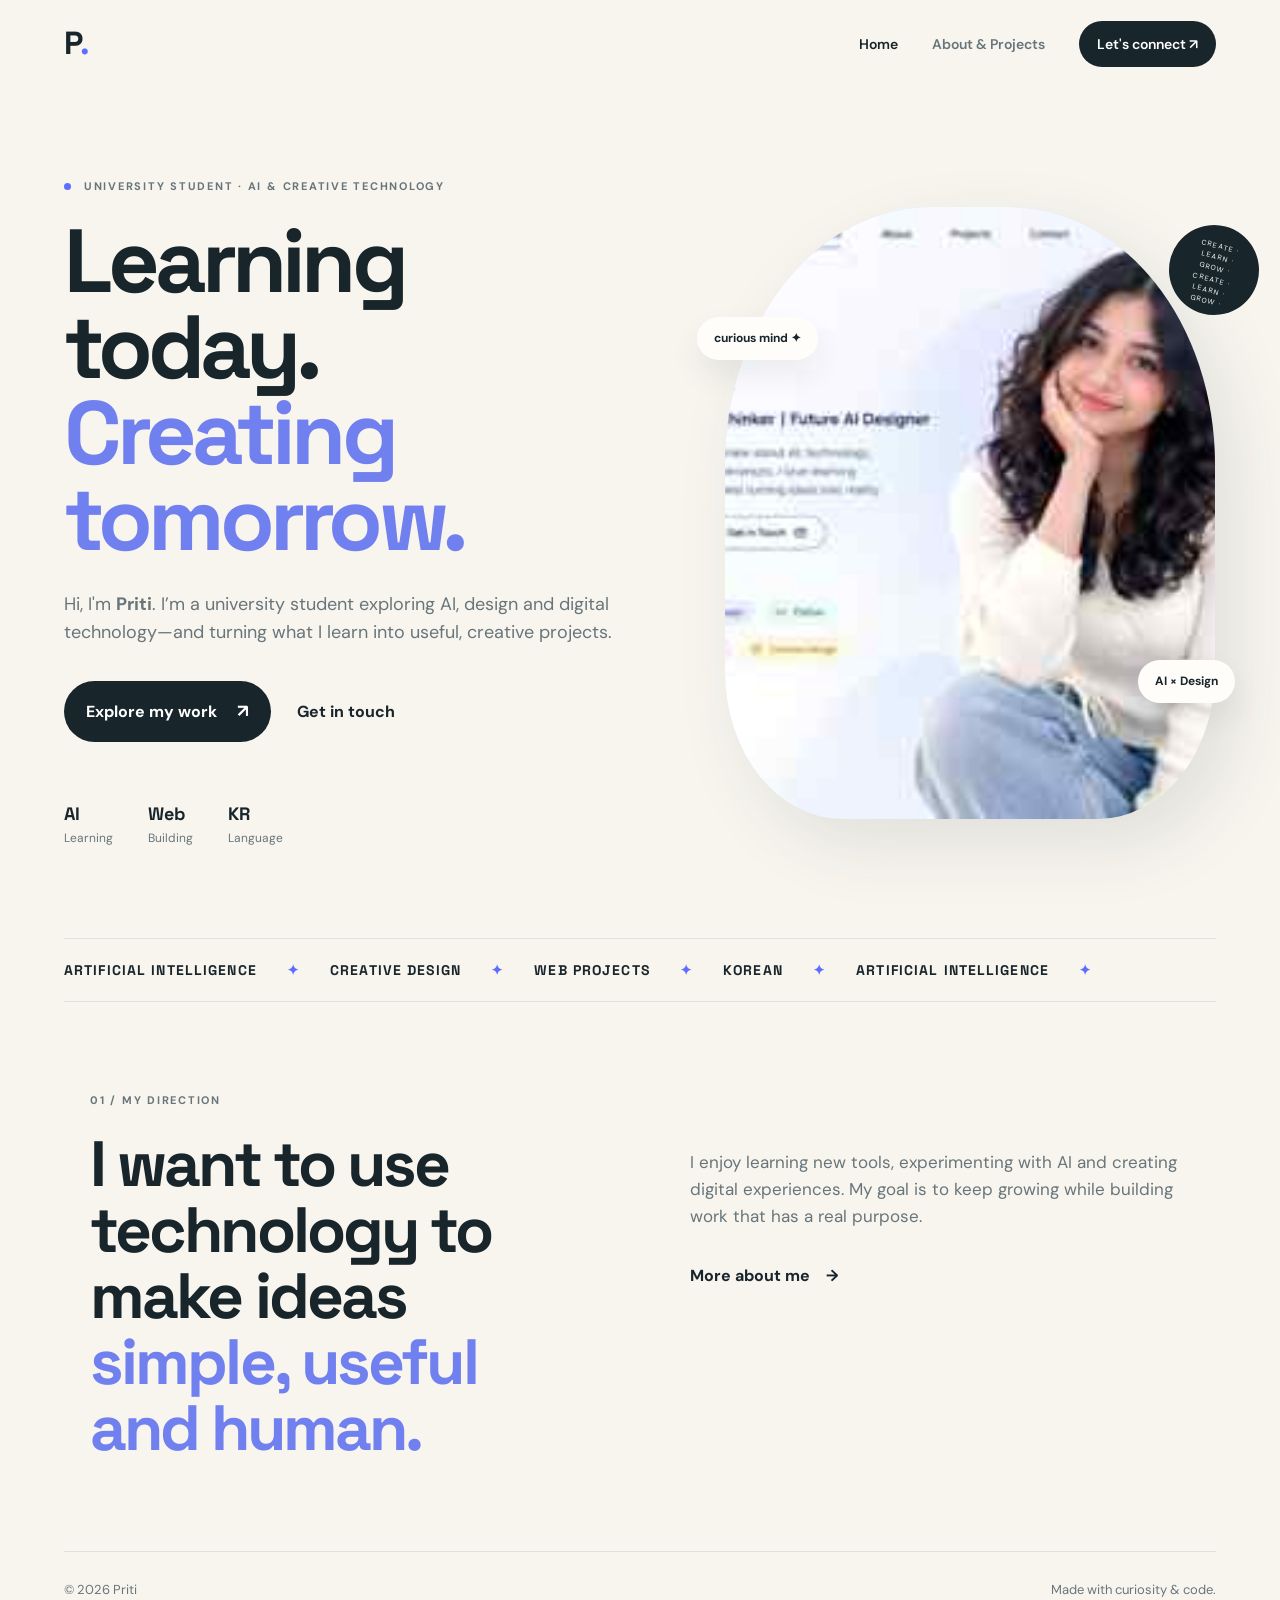
<file: index.html>
<!doctype html>
<html lang="en">
<head>
  <meta charset="UTF-8" />
  <meta name="viewport" content="width=device-width, initial-scale=1.0" />
  <meta name="description" content="Priti — university student exploring AI, design and creative technology." />
  <title>Priti | AI & Creative Technology</title>
  <link rel="preconnect" href="https://fonts.googleapis.com">
  <link rel="preconnect" href="https://fonts.gstatic.com" crossorigin>
  <link href="https://fonts.googleapis.com/css2?family=DM+Sans:wght@400;500;600;700&family=Space+Grotesk:wght@500;600;700&display=swap" rel="stylesheet">
  <link rel="stylesheet" href="style.css" />
</head>
<body>
  <div class="site-shell">
    <header class="nav-wrap">
      <a class="logo" href="index.html">P<span>.</span></a>
      <nav class="nav" aria-label="Main navigation">
        <a class="active" href="index.html">Home</a>
        <a href="about.html">About & Projects</a>
        <a class="nav-cta" href="about.html#contact">Let's connect ↗</a>
      </nav>
      <button class="menu-btn" aria-label="Open menu">☰</button>
    </header>
    <main>
      <section class="hero section">
        <div class="hero-copy reveal">
          <p class="eyebrow"><span></span> UNIVERSITY STUDENT · AI & CREATIVE TECHNOLOGY</p>
          <h1>Learning today.<br><em>Creating tomorrow.</em></h1>
          <p class="hero-text">Hi, I'm <strong>Priti</strong>. I’m a university student exploring AI, design and digital technology—and turning what I learn into useful, creative projects.</p>
          <div class="hero-actions">
            <a class="btn primary" href="about.html">Explore my work <span>↗</span></a>
            <a class="text-link" href="about.html#contact">Get in touch</a>
          </div>
          <div class="mini-stats"><div><strong>AI</strong><span>Learning</span></div><div><strong>Web</strong><span>Building</span></div><div><strong>KR</strong><span>Language</span></div></div>
        </div>
        <div class="hero-visual reveal delay-1">
          <div class="visual-card">
            <div class="floating-note note-one">curious mind ✦</div>
            <div class="image-frame"><img src="assets/hero-image.jpg" alt="Priti — personal profile visual" /></div>
            <div class="floating-note note-two">AI × Design</div>
            <div class="circle-text">CREATE · LEARN · GROW · CREATE · LEARN · GROW · </div>
          </div>
        </div>
      </section>
      <section class="marquee" aria-label="Interests"><div>ARTIFICIAL INTELLIGENCE <span>✦</span> CREATIVE DESIGN <span>✦</span> WEB PROJECTS <span>✦</span> KOREAN <span>✦</span> ARTIFICIAL INTELLIGENCE <span>✦</span></div></section>
      <section class="intro section narrow reveal">
        <p class="section-label">01 / MY DIRECTION</p>
        <div class="intro-grid">
          <h2>I want to use technology to make ideas <span>simple, useful and human.</span></h2>
          <div><p>I enjoy learning new tools, experimenting with AI and creating digital experiences. My goal is to keep growing while building work that has a real purpose.</p><a class="arrow-link" href="about.html">More about me <span>→</span></a></div>
        </div>
      </section>
    </main>
    <footer class="footer"><span>© 2026 Priti</span><span>Made with curiosity & code.</span></footer>
  </div>
  <script src="script.js"></script>
</body>
</html>
</file>
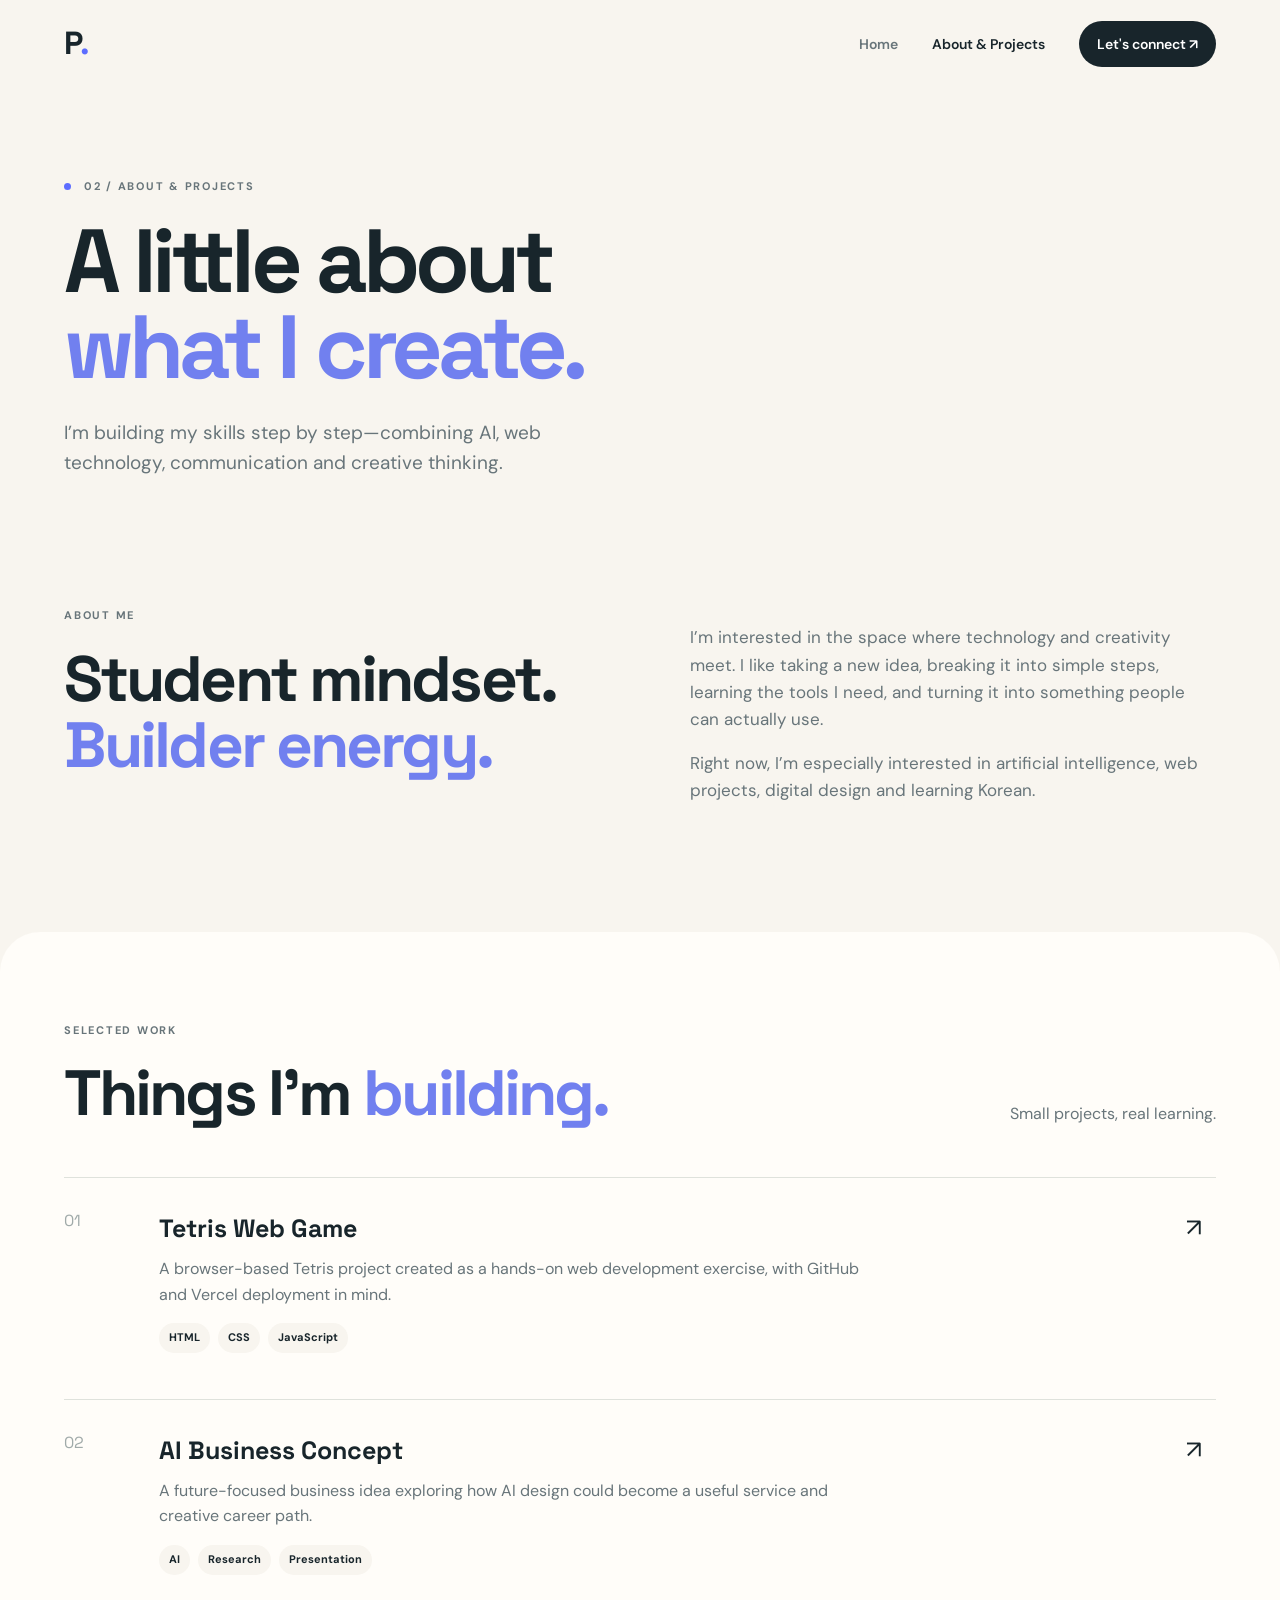
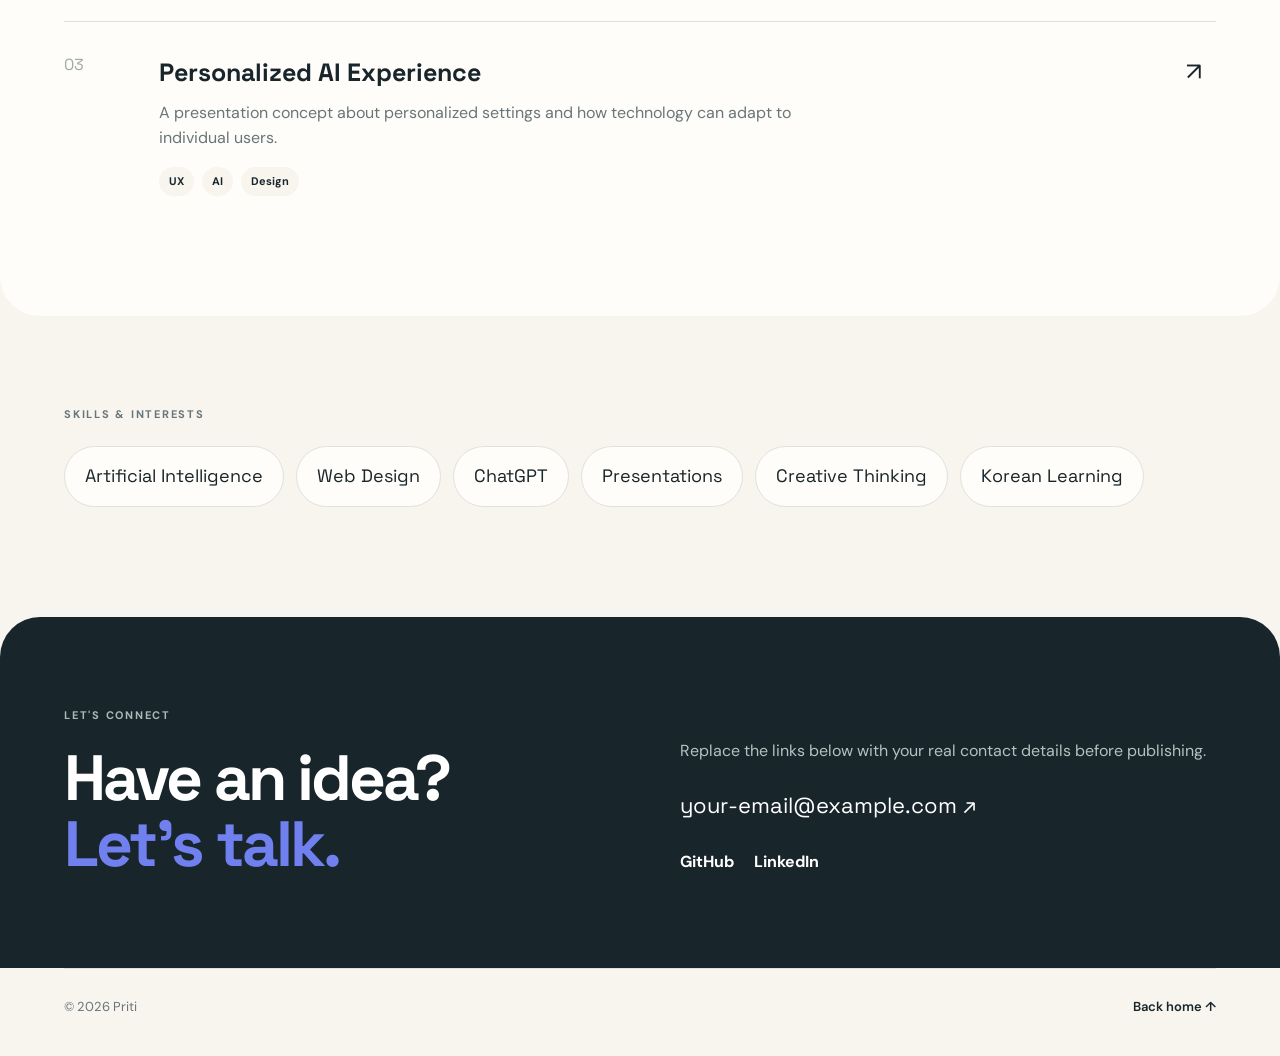
<file: about.html>
<!doctype html>
<html lang="en">
<head>
  <meta charset="UTF-8" />
  <meta name="viewport" content="width=device-width, initial-scale=1.0" />
  <meta name="description" content="Priti's skills, projects and contact information." />
  <title>About & Projects | Priti</title>
  <link rel="preconnect" href="https://fonts.googleapis.com">
  <link rel="preconnect" href="https://fonts.gstatic.com" crossorigin>
  <link href="https://fonts.googleapis.com/css2?family=DM+Sans:wght@400;500;600;700&family=Space+Grotesk:wght@500;600;700&display=swap" rel="stylesheet">
  <link rel="stylesheet" href="style.css" />
</head>
<body>
  <div class="site-shell">
    <header class="nav-wrap">
      <a class="logo" href="index.html">P<span>.</span></a>
      <nav class="nav" aria-label="Main navigation">
        <a href="index.html">Home</a>
        <a class="active" href="about.html">About & Projects</a>
        <a class="nav-cta" href="#contact">Let's connect ↗</a>
      </nav>
      <button class="menu-btn" aria-label="Open menu">☰</button>
    </header>

    <main>
      <section class="page-hero section reveal">
        <p class="eyebrow"><span></span> 02 / ABOUT & PROJECTS</p>
        <h1>A little about<br><em>what I create.</em></h1>
        <p class="page-lead">I’m building my skills step by step—combining AI, web technology, communication and creative thinking.</p>
      </section>

      <section class="section about-grid reveal">
        <div>
          <p class="section-label">ABOUT ME</p>
          <h2>Student mindset.<br><span>Builder energy.</span></h2>
        </div>
        <div class="about-copy">
          <p>I’m interested in the space where technology and creativity meet. I like taking a new idea, breaking it into simple steps, learning the tools I need, and turning it into something people can actually use.</p>
          <p>Right now, I’m especially interested in artificial intelligence, web projects, digital design and learning Korean.</p>
        </div>
      </section>

      <section class="section projects reveal">
        <div class="section-heading">
          <div><p class="section-label">SELECTED WORK</p><h2>Things I’m <span>building.</span></h2></div>
          <p>Small projects, real learning.</p>
        </div>
        <div class="project-list">
          <article class="project-card">
            <div class="project-number">01</div>
            <div><h3>Tetris Web Game</h3><p>A browser-based Tetris project created as a hands-on web development exercise, with GitHub and Vercel deployment in mind.</p><div class="tags"><span>HTML</span><span>CSS</span><span>JavaScript</span></div></div>
            <span class="project-arrow">↗</span>
          </article>
          <article class="project-card">
            <div class="project-number">02</div>
            <div><h3>AI Business Concept</h3><p>A future-focused business idea exploring how AI design could become a useful service and creative career path.</p><div class="tags"><span>AI</span><span>Research</span><span>Presentation</span></div></div>
            <span class="project-arrow">↗</span>
          </article>
          <article class="project-card">
            <div class="project-number">03</div>
            <div><h3>Personalized AI Experience</h3><p>A presentation concept about personalized settings and how technology can adapt to individual users.</p><div class="tags"><span>UX</span><span>AI</span><span>Design</span></div></div>
            <span class="project-arrow">↗</span>
          </article>
        </div>
      </section>

      <section class="section skills reveal">
        <p class="section-label">SKILLS & INTERESTS</p>
        <div class="skill-cloud">
          <span>Artificial Intelligence</span><span>Web Design</span><span>ChatGPT</span><span>Presentations</span><span>Creative Thinking</span><span>Korean Learning</span>
        </div>
      </section>

      <section class="contact section reveal" id="contact">
        <div>
          <p class="section-label">LET'S CONNECT</p>
          <h2>Have an idea?<br><em>Let’s talk.</em></h2>
        </div>
        <div class="contact-box">
          <p>Replace the links below with your real contact details before publishing.</p>
          <a href="mailto:your-email@example.com">your-email@example.com ↗</a>
          <div class="socials"><a href="https://github.com/" target="_blank" rel="noreferrer">GitHub</a><a href="https://www.linkedin.com/" target="_blank" rel="noreferrer">LinkedIn</a></div>
        </div>
      </section>
    </main>

    <footer class="footer"><span>© 2026 Priti</span><a href="index.html">Back home ↑</a></footer>
  </div>
  <script src="script.js"></script>
</body>
</html>
</file>
<file: style.css>
:root{--ink:#18252b;--muted:#68757a;--cream:#f8f5ef;--paper:#fffdf9;--mint:#ccefe4;--lav:#ded8ff;--peach:#ffd7c4;--line:#dfe2dc;--accent:#5d6dff;--radius:28px}*{box-sizing:border-box}html{scroll-behavior:smooth}body{margin:0;background:var(--cream);color:var(--ink);font-family:'DM Sans',sans-serif;line-height:1.6}.site-shell{max-width:1320px;margin:auto;padding:0 5vw}.nav-wrap{height:88px;display:flex;align-items:center;justify-content:space-between}.logo{font-family:'Space Grotesk',sans-serif;font-size:32px;font-weight:700;color:var(--ink);text-decoration:none}.logo span{color:var(--accent)}.nav{display:flex;align-items:center;gap:34px}.nav a{color:var(--muted);text-decoration:none;font-weight:600;font-size:14px}.nav a.active,.nav a:hover{color:var(--ink)}.nav-cta{background:var(--ink);color:white!important;padding:12px 18px;border-radius:999px}.menu-btn{display:none;border:0;background:none;font-size:24px}.section{padding:90px 0}.hero{min-height:680px;display:grid;grid-template-columns:1fr .82fr;align-items:center;gap:60px}.eyebrow,.section-label{font-size:11px;letter-spacing:.16em;font-weight:700;color:var(--muted);margin:0 0 22px}.eyebrow span{display:inline-block;width:7px;height:7px;border-radius:50%;background:var(--accent);margin-right:8px}.hero h1,.page-hero h1{font-family:'Space Grotesk',sans-serif;font-size:clamp(54px,7vw,92px);line-height:.96;letter-spacing:-.055em;margin:0 0 28px}.hero h1 em,.page-hero h1 em,.contact h2 em{font-style:normal;color:#7180ef}.hero-text,.page-lead{max-width:580px;font-size:18px;color:var(--muted)}.hero-actions{display:flex;align-items:center;gap:26px;margin-top:34px}.btn{display:inline-flex;align-items:center;gap:20px;padding:16px 22px;border-radius:999px;text-decoration:none;font-weight:700}.btn.primary{background:var(--ink);color:#fff}.btn.primary span{font-size:18px}.text-link,.arrow-link{color:var(--ink);font-weight:700;text-decoration:none}.mini-stats{display:flex;gap:35px;margin-top:58px}.mini-stats div{display:flex;flex-direction:column}.mini-stats strong{font-family:'Space Grotesk';font-size:18px}.mini-stats span{font-size:12px;color:var(--muted)}.hero-visual{display:flex;justify-content:center}.visual-card{position:relative;width:min(100%,490px);aspect-ratio:4/5}.image-frame{height:100%;width:100%;border-radius:42% 42% 24% 24%;overflow:hidden;background:linear-gradient(145deg,var(--lav),var(--mint));box-shadow:20px 25px 70px #27333b1c}.image-frame img{width:100%;height:100%;object-fit:cover;display:block}.floating-note{position:absolute;z-index:2;background:var(--paper);padding:12px 17px;border-radius:999px;font-size:12px;font-weight:700;box-shadow:0 15px 30px #27333b14}.note-one{left:-28px;top:18%}.note-two{right:-20px;bottom:19%}.circle-text{position:absolute;right:-44px;top:3%;width:90px;height:90px;border-radius:50%;background:var(--ink);color:#fff;font-size:7px;letter-spacing:.18em;display:grid;place-items:center;text-align:center;padding:15px;transform:rotate(15deg)}.marquee{overflow:hidden;border-block:1px solid var(--line);white-space:nowrap;padding:20px 0;font-family:'Space Grotesk';font-size:14px;font-weight:700;letter-spacing:.08em}.marquee div{animation:scroll 22s linear infinite}.marquee span{color:var(--accent);margin:0 25px}@keyframes scroll{to{transform:translateX(-35%)}}.narrow{max-width:1100px;margin:auto}.intro-grid,.about-grid{display:grid;grid-template-columns:1fr 1fr;gap:100px}.intro h2,.about-grid h2,.section-heading h2,.contact h2{font-family:'Space Grotesk';font-size:clamp(38px,5vw,64px);line-height:1.03;letter-spacing:-.045em;margin:0}.intro h2 span,.about-grid h2 span,.section-heading h2 span{color:#7180ef}.intro-grid p,.about-copy p{color:var(--muted);font-size:17px}.arrow-link{display:inline-flex;gap:16px;margin-top:15px}.footer{border-top:1px solid var(--line);padding:28px 0 38px;display:flex;justify-content:space-between;color:var(--muted);font-size:13px}.footer a{color:var(--ink);text-decoration:none;font-weight:600}.page-hero{padding-bottom:70px}.page-lead{font-size:19px}.about-grid{padding-top:40px;padding-bottom:110px}.about-copy{max-width:590px}.projects{background:var(--paper);margin-inline:-5vw;padding-inline:5vw;border-radius:40px}.section-heading{display:flex;justify-content:space-between;align-items:end;gap:30px;margin-bottom:50px}.section-heading>p{color:var(--muted);margin:0}.project-list{display:grid;gap:16px}.project-card{display:grid;grid-template-columns:70px 1fr 30px;gap:25px;align-items:start;padding:30px 0;border-top:1px solid var(--line)}.project-card h3{font-family:'Space Grotesk';font-size:25px;margin:0 0 8px}.project-card p{color:var(--muted);max-width:700px;margin:0 0 16px}.project-number{font-family:'Space Grotesk';color:#a0aaa9}.project-arrow{font-size:25px}.tags{display:flex;gap:8px;flex-wrap:wrap}.tags span{font-size:11px;font-weight:700;background:var(--cream);padding:6px 10px;border-radius:99px}.skills{padding-bottom:110px}.skill-cloud{display:flex;gap:12px;flex-wrap:wrap}.skill-cloud span{font-family:'Space Grotesk';font-size:18px;padding:15px 20px;border:1px solid var(--line);border-radius:999px;background:var(--paper)}.contact{display:grid;grid-template-columns:1fr 1fr;gap:80px;background:var(--ink);color:white;margin-inline:-5vw;padding-inline:5vw;border-radius:40px 40px 0 0}.contact .section-label{color:#aeb8b8}.contact-box{padding-top:15px}.contact-box p{color:#b7c0c0}.contact-box>a{display:block;color:#fff;font-family:'Space Grotesk';font-size:22px;text-decoration:none;margin:25px 0}.socials{display:flex;gap:20px}.socials a{color:#fff;text-decoration:none;font-weight:700}.reveal{opacity:0;transform:translateY(18px);transition:opacity .7s ease,transform .7s ease}.reveal.visible{opacity:1;transform:none}.delay-1{transition-delay:.12s}@media(max-width:800px){.site-shell{padding:0 22px}.nav-wrap{height:72px}.nav{display:none;position:absolute;top:72px;left:22px;right:22px;background:var(--paper);padding:20px;border-radius:20px;box-shadow:0 15px 40px #27333b1a;flex-direction:column;align-items:stretch;z-index:10}.nav.open{display:flex}.nav-cta{text-align:center}.menu-btn{display:block}.hero{grid-template-columns:1fr;gap:45px;padding-top:60px}.hero h1,.page-hero h1{font-size:56px}.hero-visual{padding:0 25px}.note-one{left:-5px}.note-two{right:-5px}.circle-text{right:-15px}.section{padding:70px 0}.intro-grid,.about-grid,.contact{grid-template-columns:1fr;gap:35px}.projects,.contact{margin-inline:-22px;padding-inline:22px}.section-heading{display:block}.section-heading>p{margin-top:15px}.project-card{grid-template-columns:38px 1fr 20px;gap:12px}.project-card h3{font-size:21px}.footer{gap:15px;flex-direction:column}.marquee{margin-inline:-22px}.skill-cloud span{font-size:15px;padding:12px 15px}}
</file>
